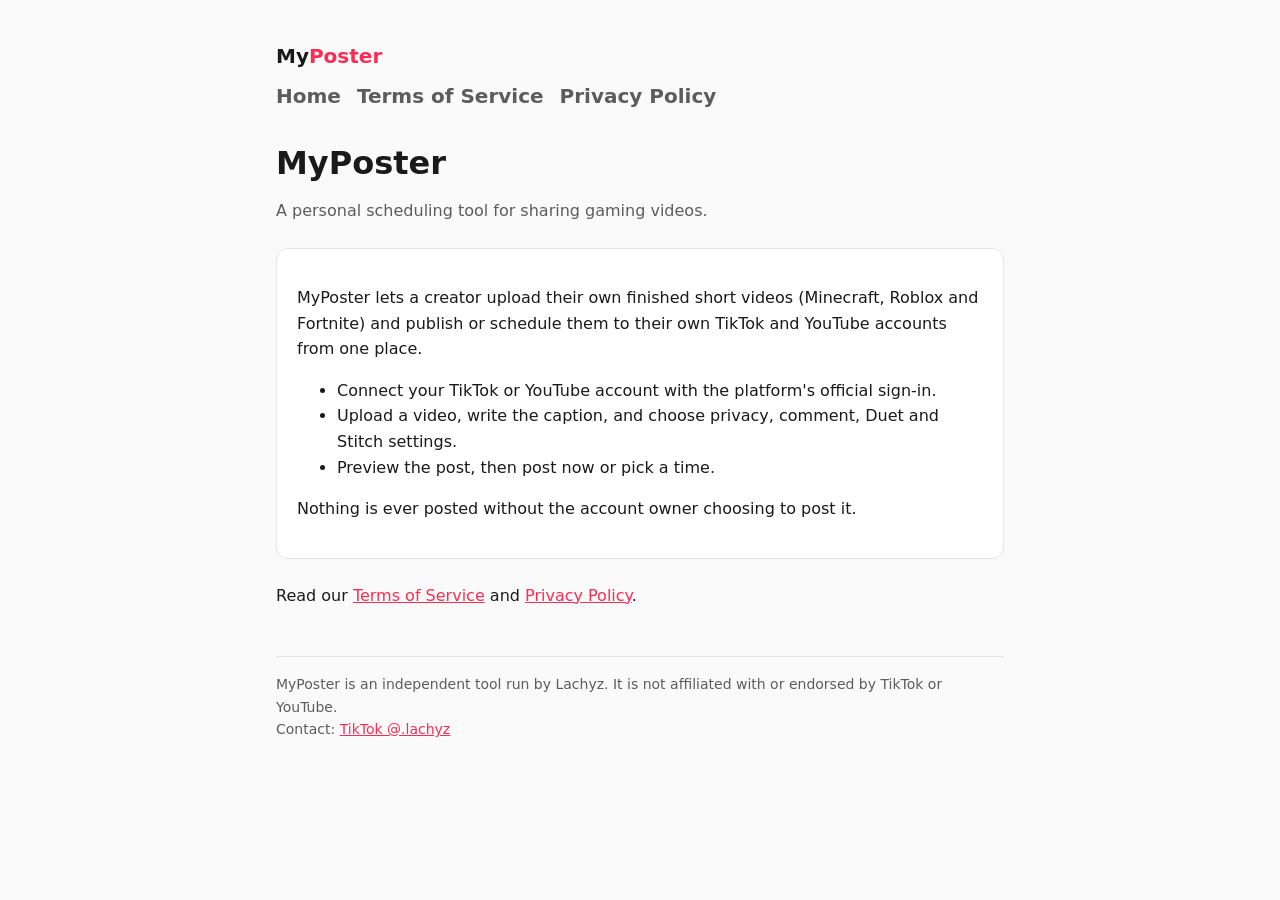
<file: index.html>
<!doctype html>
<html lang="en"><head><meta charset="utf-8"><meta name="viewport" content="width=device-width,initial-scale=1"><title>MyPoster</title><link rel="stylesheet" href="style.css"></head><body><main><header><a href="./">My<span>Poster</span></a><nav><a href="./">Home</a><a href="terms.html">Terms of Service</a><a href="privacy.html">Privacy Policy</a></nav></header>
<h1>MyPoster</h1>
<p class="muted">A personal scheduling tool for sharing gaming videos.</p>
<div class="card"><p>MyPoster lets a creator upload their own finished short videos (Minecraft, Roblox and Fortnite) and publish or schedule them to their own TikTok and YouTube accounts from one place.</p>
<ul><li>Connect your TikTok or YouTube account with the platform's official sign-in.</li>
<li>Upload a video, write the caption, and choose privacy, comment, Duet and Stitch settings.</li>
<li>Preview the post, then post now or pick a time.</li></ul>
<p>Nothing is ever posted without the account owner choosing to post it.</p></div>
<p>Read our <a href="terms.html">Terms of Service</a> and <a href="privacy.html">Privacy Policy</a>.</p>
<footer>MyPoster is an independent tool run by Lachyz. It is not affiliated with or endorsed by TikTok or YouTube.<br>Contact: <a href="https://www.tiktok.com/@.lachyz">TikTok @.lachyz</a></footer></main></body></html>
</file>
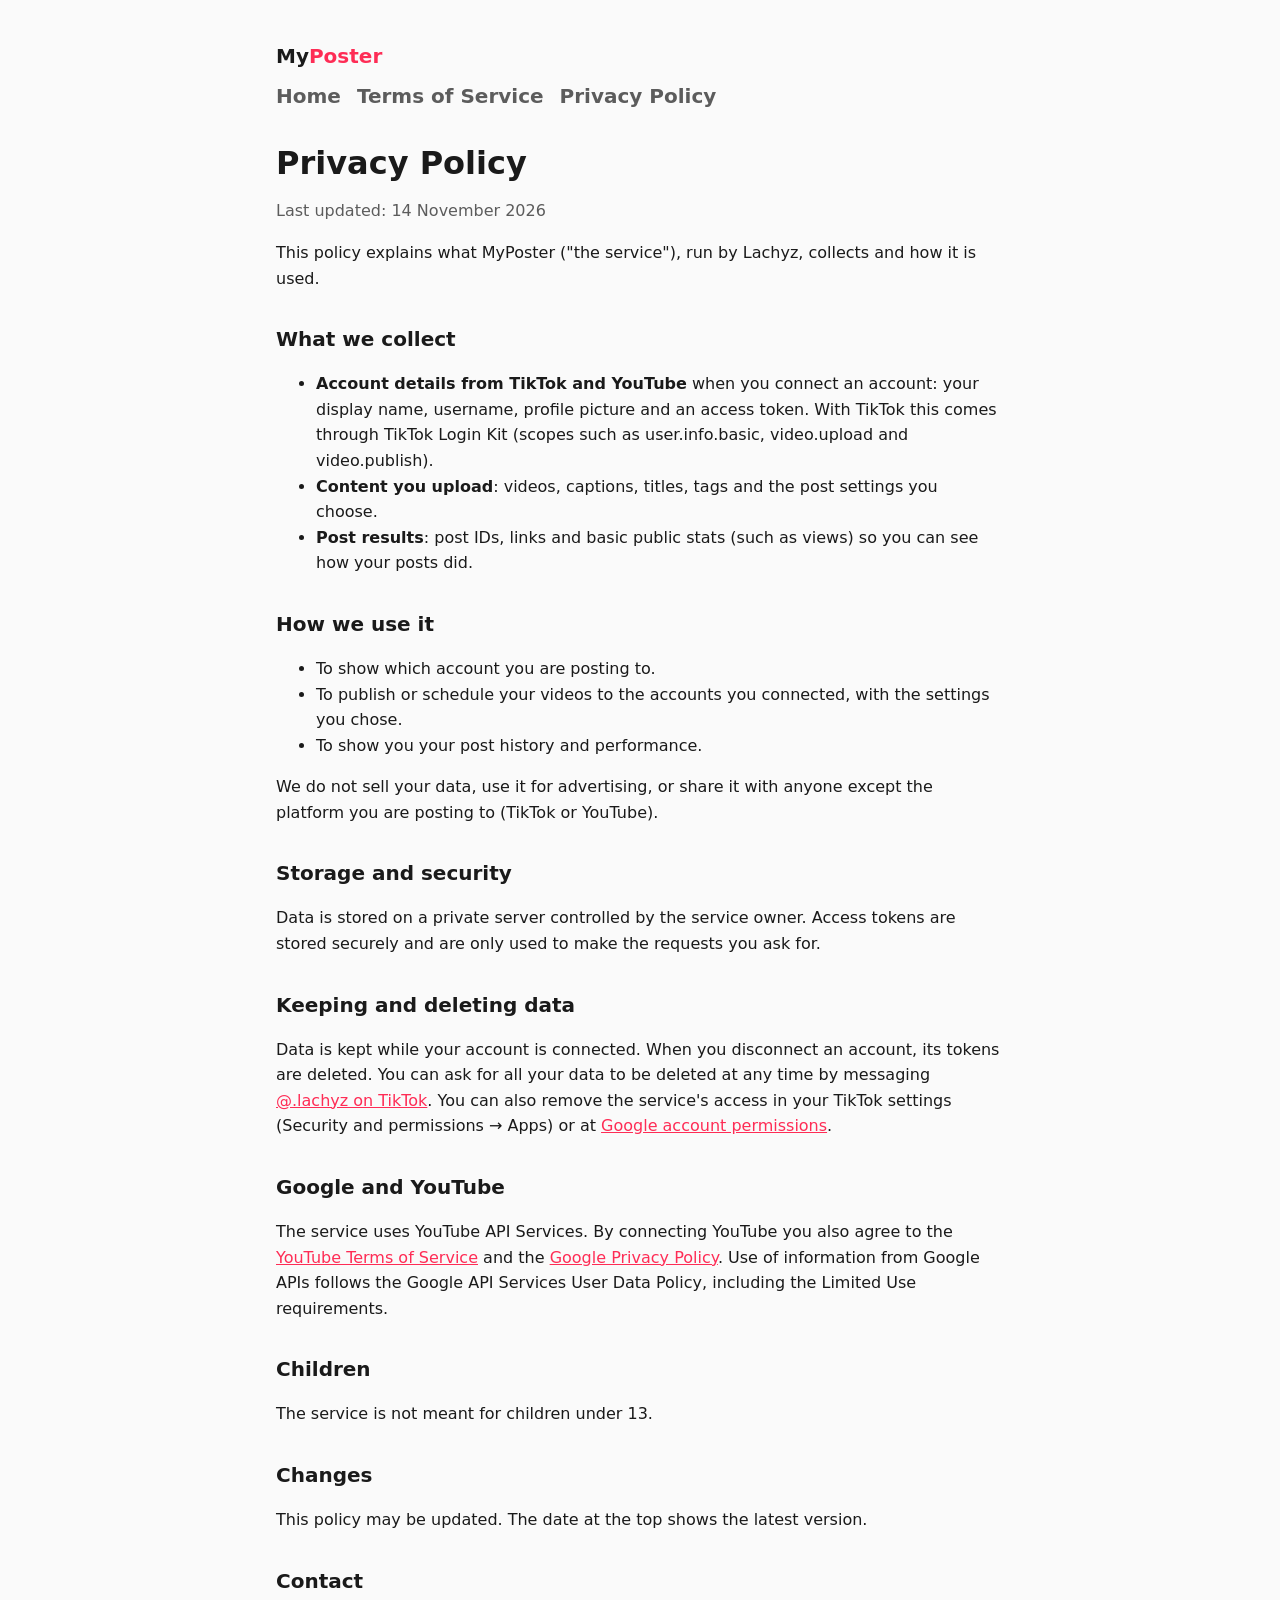
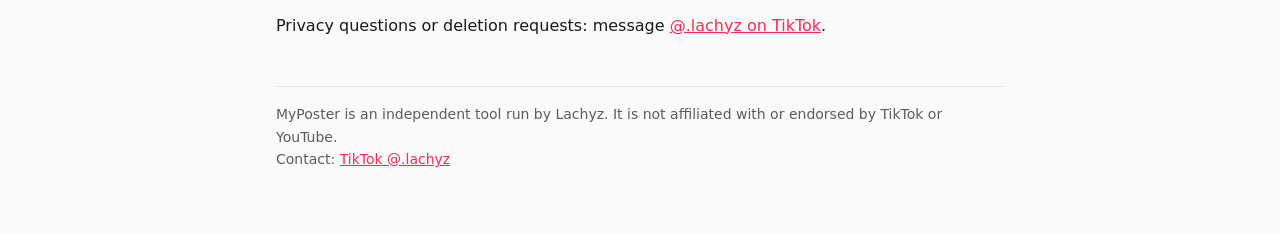
<file: privacy.html>
<!doctype html>
<html lang="en"><head><meta charset="utf-8"><meta name="viewport" content="width=device-width,initial-scale=1"><title>Privacy Policy · MyPoster</title><link rel="stylesheet" href="style.css"></head><body><main><header><a href="./">My<span>Poster</span></a><nav><a href="./">Home</a><a href="terms.html">Terms of Service</a><a href="privacy.html">Privacy Policy</a></nav></header>
<h1>Privacy Policy</h1><p class="muted">Last updated: 14 November 2026</p>
<p>This policy explains what MyPoster ("the service"), run by Lachyz, collects and how it is used.</p>
<h2>What we collect</h2><ul>
<li><b>Account details from TikTok and YouTube</b> when you connect an account: your display name, username, profile picture and an access token. With TikTok this comes through TikTok Login Kit (scopes such as user.info.basic, video.upload and video.publish).</li>
<li><b>Content you upload</b>: videos, captions, titles, tags and the post settings you choose.</li>
<li><b>Post results</b>: post IDs, links and basic public stats (such as views) so you can see how your posts did.</li></ul>
<h2>How we use it</h2><ul><li>To show which account you are posting to.</li><li>To publish or schedule your videos to the accounts you connected, with the settings you chose.</li><li>To show you your post history and performance.</li></ul>
<p>We do not sell your data, use it for advertising, or share it with anyone except the platform you are posting to (TikTok or YouTube).</p>
<h2>Storage and security</h2><p>Data is stored on a private server controlled by the service owner. Access tokens are stored securely and are only used to make the requests you ask for.</p>
<h2>Keeping and deleting data</h2><p>Data is kept while your account is connected. When you disconnect an account, its tokens are deleted. You can ask for all your data to be deleted at any time by messaging <a href="https://www.tiktok.com/@.lachyz">@.lachyz on TikTok</a>. You can also remove the service's access in your TikTok settings (Security and permissions → Apps) or at <a href="https://myaccount.google.com/permissions">Google account permissions</a>.</p>
<h2>Google and YouTube</h2><p>The service uses YouTube API Services. By connecting YouTube you also agree to the <a href="https://www.youtube.com/t/terms">YouTube Terms of Service</a> and the <a href="https://policies.google.com/privacy">Google Privacy Policy</a>. Use of information from Google APIs follows the Google API Services User Data Policy, including the Limited Use requirements.</p>
<h2>Children</h2><p>The service is not meant for children under 13.</p>
<h2>Changes</h2><p>This policy may be updated. The date at the top shows the latest version.</p>
<h2>Contact</h2><p>Privacy questions or deletion requests: message <a href="https://www.tiktok.com/@.lachyz">@.lachyz on TikTok</a>.</p>
<footer>MyPoster is an independent tool run by Lachyz. It is not affiliated with or endorsed by TikTok or YouTube.<br>Contact: <a href="https://www.tiktok.com/@.lachyz">TikTok @.lachyz</a></footer></main></body></html>
</file>
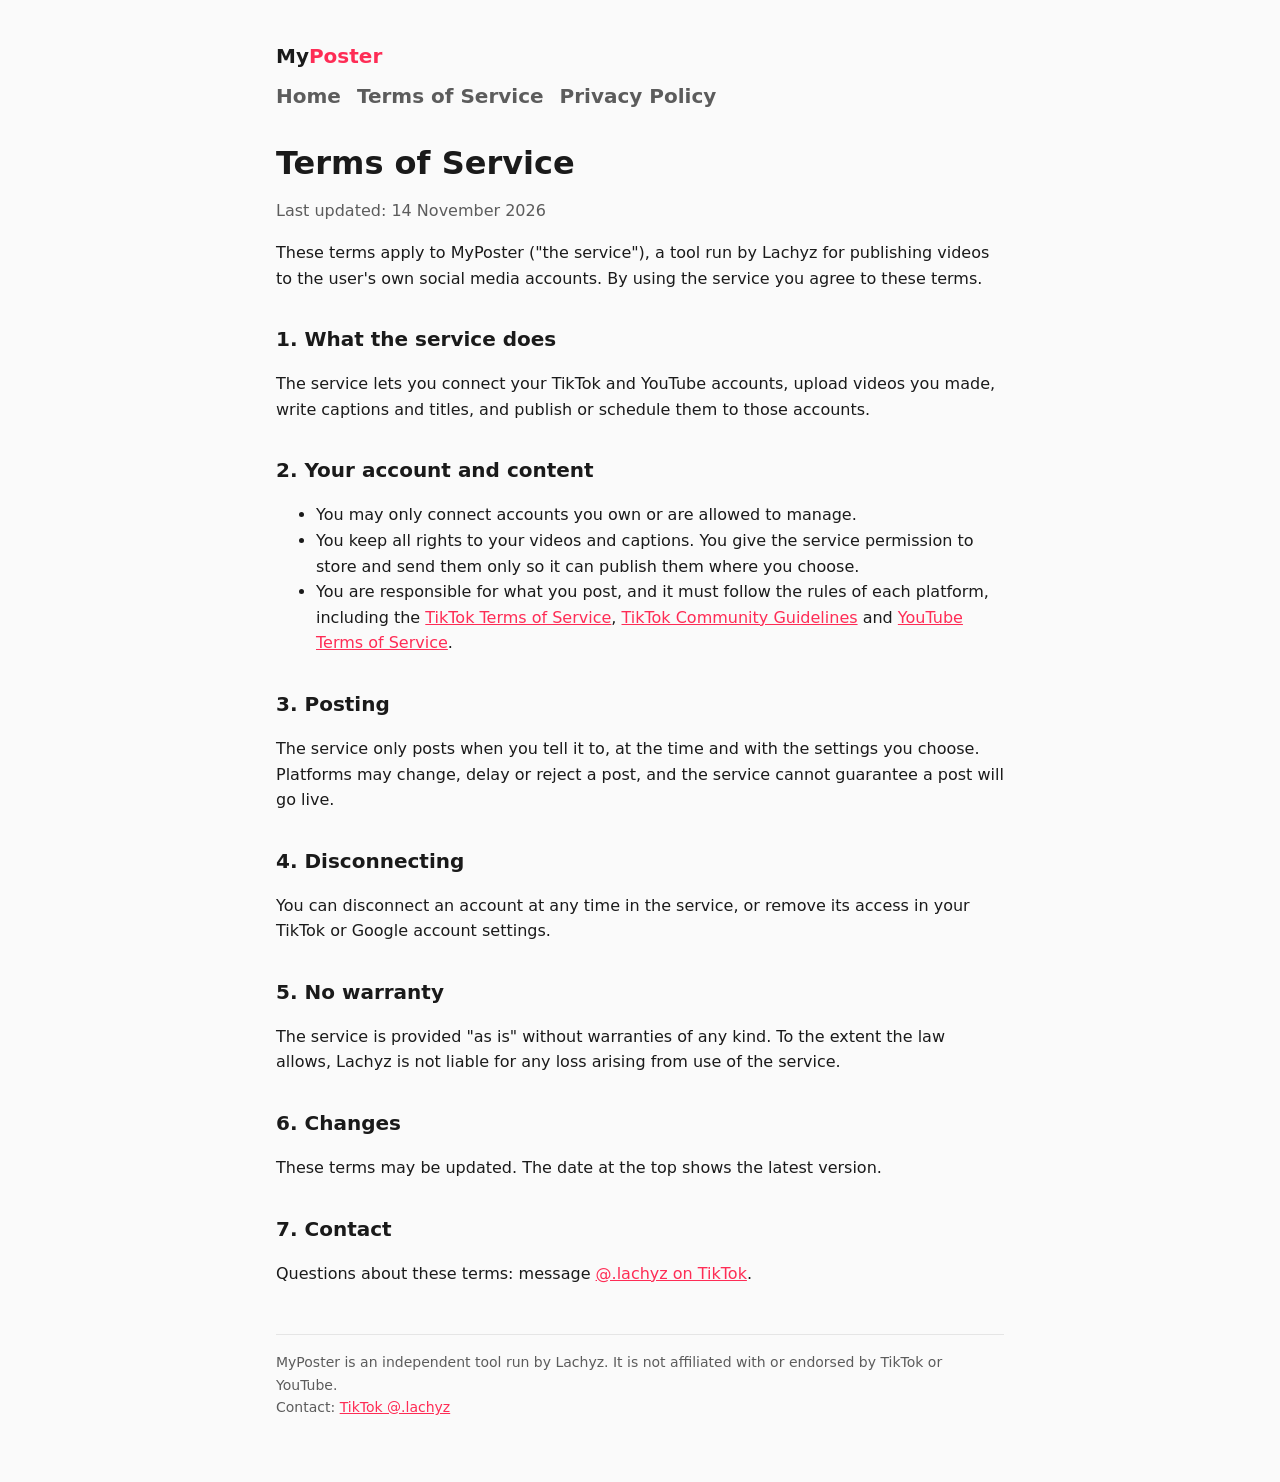
<file: terms.html>
<!doctype html>
<html lang="en"><head><meta charset="utf-8"><meta name="viewport" content="width=device-width,initial-scale=1"><title>Terms of Service · MyPoster</title><link rel="stylesheet" href="style.css"></head><body><main><header><a href="./">My<span>Poster</span></a><nav><a href="./">Home</a><a href="terms.html">Terms of Service</a><a href="privacy.html">Privacy Policy</a></nav></header>
<h1>Terms of Service</h1><p class="muted">Last updated: 14 November 2026</p>
<p>These terms apply to MyPoster ("the service"), a tool run by Lachyz for publishing videos to the user's own social media accounts. By using the service you agree to these terms.</p>
<h2>1. What the service does</h2><p>The service lets you connect your TikTok and YouTube accounts, upload videos you made, write captions and titles, and publish or schedule them to those accounts.</p>
<h2>2. Your account and content</h2><ul><li>You may only connect accounts you own or are allowed to manage.</li><li>You keep all rights to your videos and captions. You give the service permission to store and send them only so it can publish them where you choose.</li><li>You are responsible for what you post, and it must follow the rules of each platform, including the <a href="https://www.tiktok.com/legal/page/global/terms-of-service/en">TikTok Terms of Service</a>, <a href="https://www.tiktok.com/community-guidelines">TikTok Community Guidelines</a> and <a href="https://www.youtube.com/t/terms">YouTube Terms of Service</a>.</li></ul>
<h2>3. Posting</h2><p>The service only posts when you tell it to, at the time and with the settings you choose. Platforms may change, delay or reject a post, and the service cannot guarantee a post will go live.</p>
<h2>4. Disconnecting</h2><p>You can disconnect an account at any time in the service, or remove its access in your TikTok or Google account settings.</p>
<h2>5. No warranty</h2><p>The service is provided "as is" without warranties of any kind. To the extent the law allows, Lachyz is not liable for any loss arising from use of the service.</p>
<h2>6. Changes</h2><p>These terms may be updated. The date at the top shows the latest version.</p>
<h2>7. Contact</h2><p>Questions about these terms: message <a href="https://www.tiktok.com/@.lachyz">@.lachyz on TikTok</a>.</p>
<footer>MyPoster is an independent tool run by Lachyz. It is not affiliated with or endorsed by TikTok or YouTube.<br>Contact: <a href="https://www.tiktok.com/@.lachyz">TikTok @.lachyz</a></footer></main></body></html>
</file>
<file: style.css>
:root{--bg:#fafafa;--fg:#1a1a1a;--muted:#5c5c5c;--accent:#fe2c55;--card:#fff;--line:#e5e5e5}
@media (prefers-color-scheme:dark){:root{--bg:#121212;--fg:#ececec;--muted:#a0a0a0;--card:#1c1c1c;--line:#2c2c2c}}
*{box-sizing:border-box}body{margin:0;background:var(--bg);color:var(--fg);font:16px/1.6 system-ui,-apple-system,Segoe UI,Roboto,sans-serif}
main{max-width:760px;margin:0 auto;padding:40px 16px 64px}
header a{color:var(--fg);text-decoration:none;font-weight:700;font-size:20px}header a span{color:var(--accent)}
nav{margin-top:8px;display:flex;gap:16px;flex-wrap:wrap}nav a{color:var(--muted)}
h1{font-size:32px;line-height:1.2;margin:32px 0 8px}h2{font-size:20px;margin:32px 0 8px}
p,li{color:var(--fg)}.muted{color:var(--muted)}a{color:var(--accent)}
.card{background:var(--card);border:1px solid var(--line);border-radius:12px;padding:20px;margin:24px 0}
footer{margin-top:48px;border-top:1px solid var(--line);padding-top:16px;color:var(--muted);font-size:14px}
</file>
